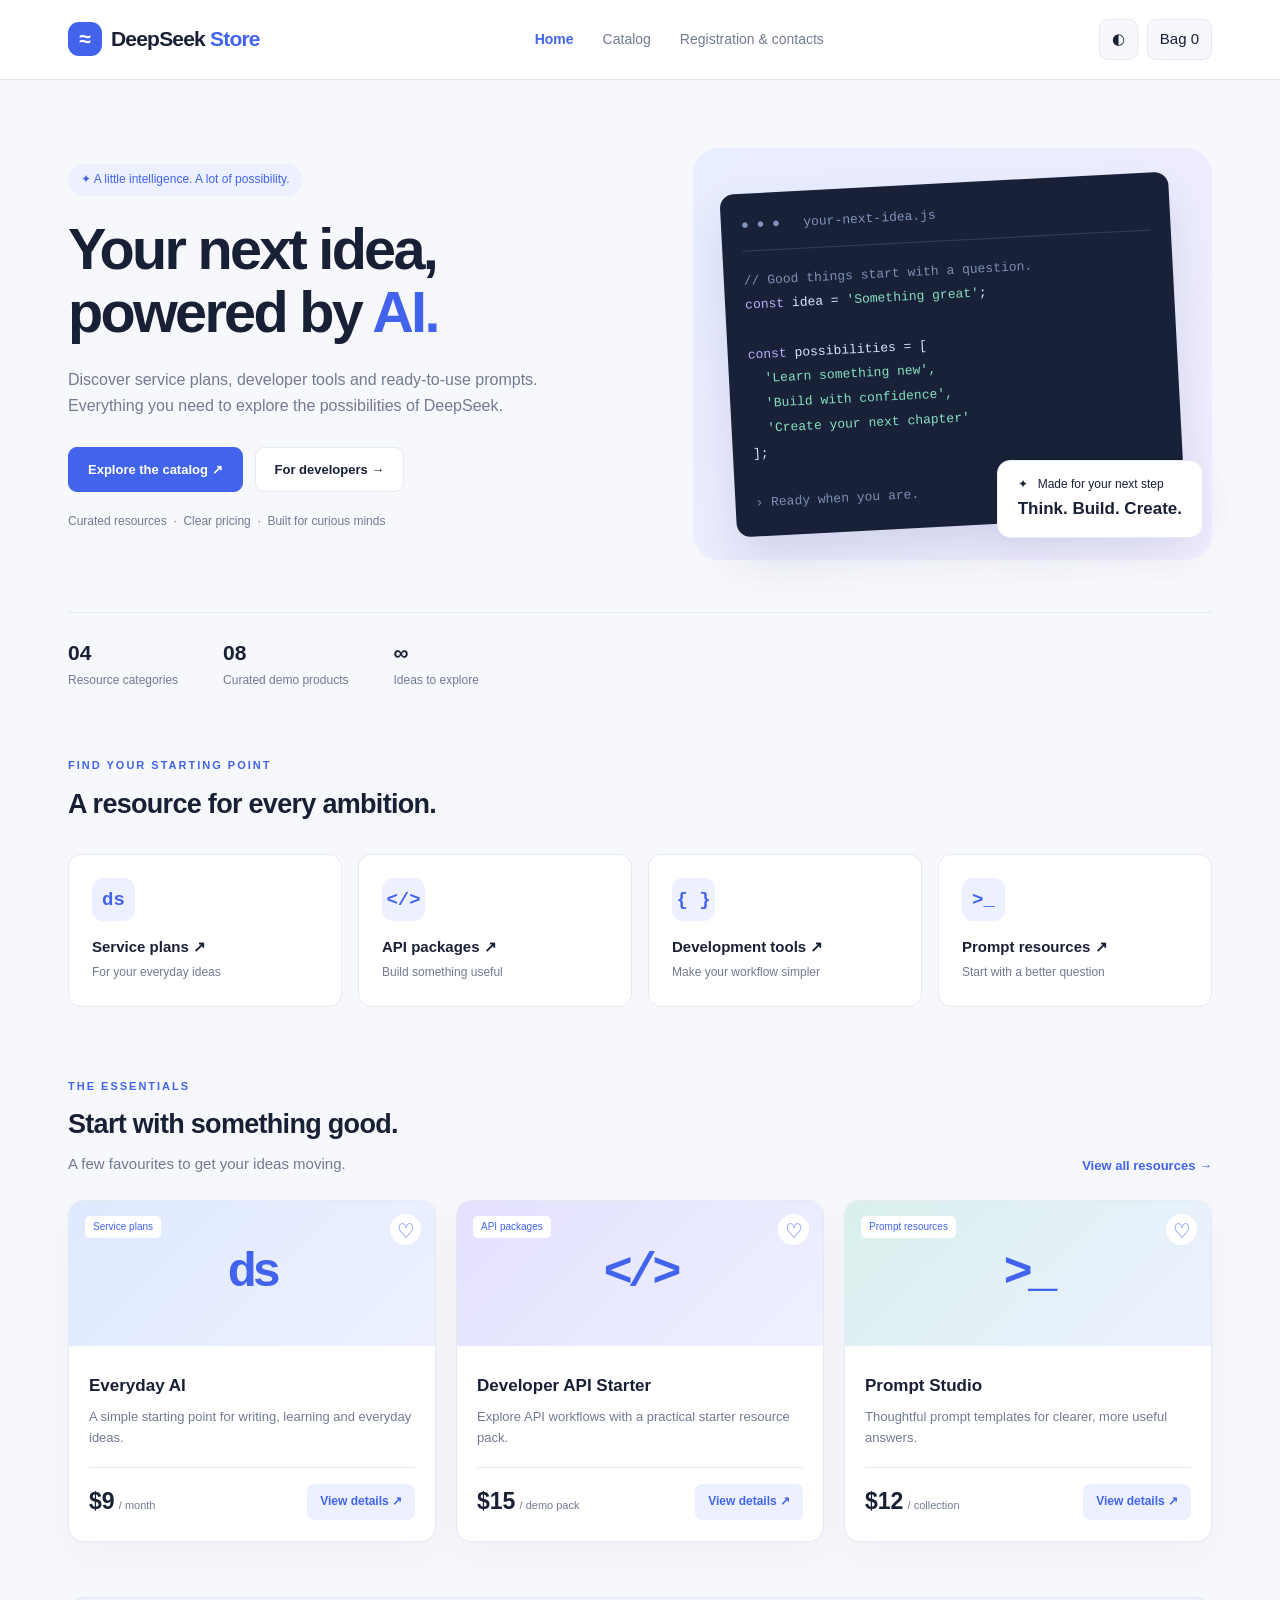
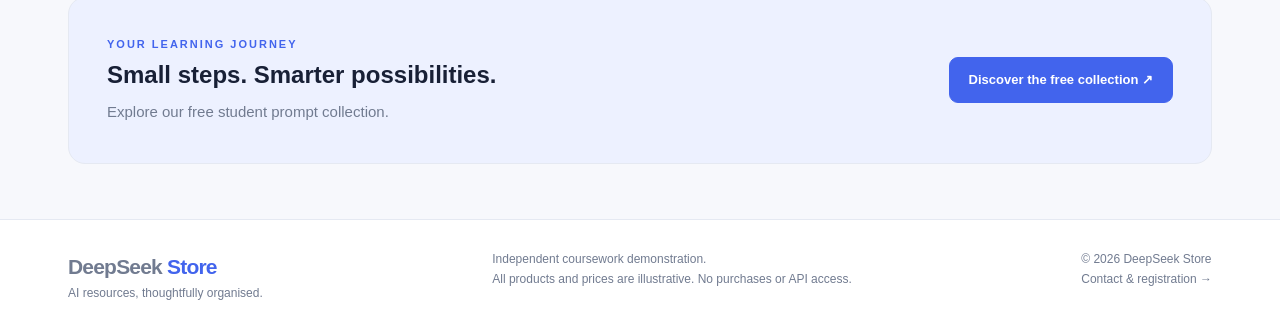
<file: index.html>
<!doctype html><html lang="en"><head><meta charset="utf-8"><meta name="viewport" content="width=device-width,initial-scale=1"><meta name="description" content="DeepSeek Store — an independent front-end coursework demonstration."><title>Home | DeepSeek Store</title><link rel="stylesheet" href="style.css"><script defer src="data.js"></script><script defer src="app.js"></script></head><body data-page="home"><header id="header"></header><main class="wrap"><section class="hero"><div><span class="pill">✦ A little intelligence. A lot of possibility.</span><h1>Your next idea,<br>powered by <em>AI.</em></h1><p>Discover service plans, developer tools and ready-to-use prompts. Everything you need to explore the possibilities of DeepSeek.</p><div class="actions"><a class="btn" href="catalog.html">Explore the catalog ↗</a><a class="btn secondary" href="catalog.html?category=Development%20tools">For developers →</a></div><p class="hero-note">Curated resources &nbsp;·&nbsp; Clear pricing &nbsp;·&nbsp; Built for curious minds</p></div><div class="visual" aria-label="Illustration of a sample AI coding workflow"><div class="terminal"><div class="dots">● ● ● &nbsp; your-next-idea.js</div><div class="dim">// Good things start with a question.</div><div><span class="purple">const</span> idea = <span class="green">'Something great'</span>;</div><br><div><span class="purple">const</span> possibilities = [</div><div class="green">&nbsp; 'Learn something new',<br>&nbsp; 'Build with confidence',<br>&nbsp; 'Create your next chapter'</div><div>];</div><br><div class="dim">› Ready when you are.</div></div><div class="float">✦ &nbsp; Made for your next step<strong>Think. Build. Create.</strong></div></div></section><div class="metrics"><div><strong>04</strong><span>Resource categories</span></div><div><strong>08</strong><span>Curated demo products</span></div><div><strong>∞</strong><span>Ideas to explore</span></div></div><section class="section"><div class="sectionhead"><div><span class="eyebrow">Find your starting point</span><h2>A resource for every ambition.</h2></div></div><div class="categories"><a class="category" href="catalog.html?category=Service%20plans"><span class="symbol">ds</span><h3>Service plans ↗</h3><p>For your everyday ideas</p></a><a class="category" href="catalog.html?category=API%20packages"><span class="symbol">&lt;/></span><h3>API packages ↗</h3><p>Build something useful</p></a><a class="category" href="catalog.html?category=Development%20tools"><span class="symbol">{ }</span><h3>Development tools ↗</h3><p>Make your workflow simpler</p></a><a class="category" href="catalog.html?category=Prompt%20resources"><span class="symbol">>_</span><h3>Prompt resources ↗</h3><p>Start with a better question</p></a></div></section><section class="section"><div class="sectionhead"><div><span class="eyebrow">The essentials</span><h2>Start with something good.</h2><p>A few favourites to get your ideas moving.</p></div><a class="textlink" href="catalog.html">View all resources →</a></div><div id="featured" class="grid"></div></section><section class="banner"><div><span class="eyebrow">Your learning journey</span><h2>Small steps. Smarter possibilities.</h2><p>Explore our free student prompt collection.</p></div><a class="btn" href="product.html?id=7">Discover the free collection ↗</a></section></main><footer id="footer"></footer></body></html>
</file>
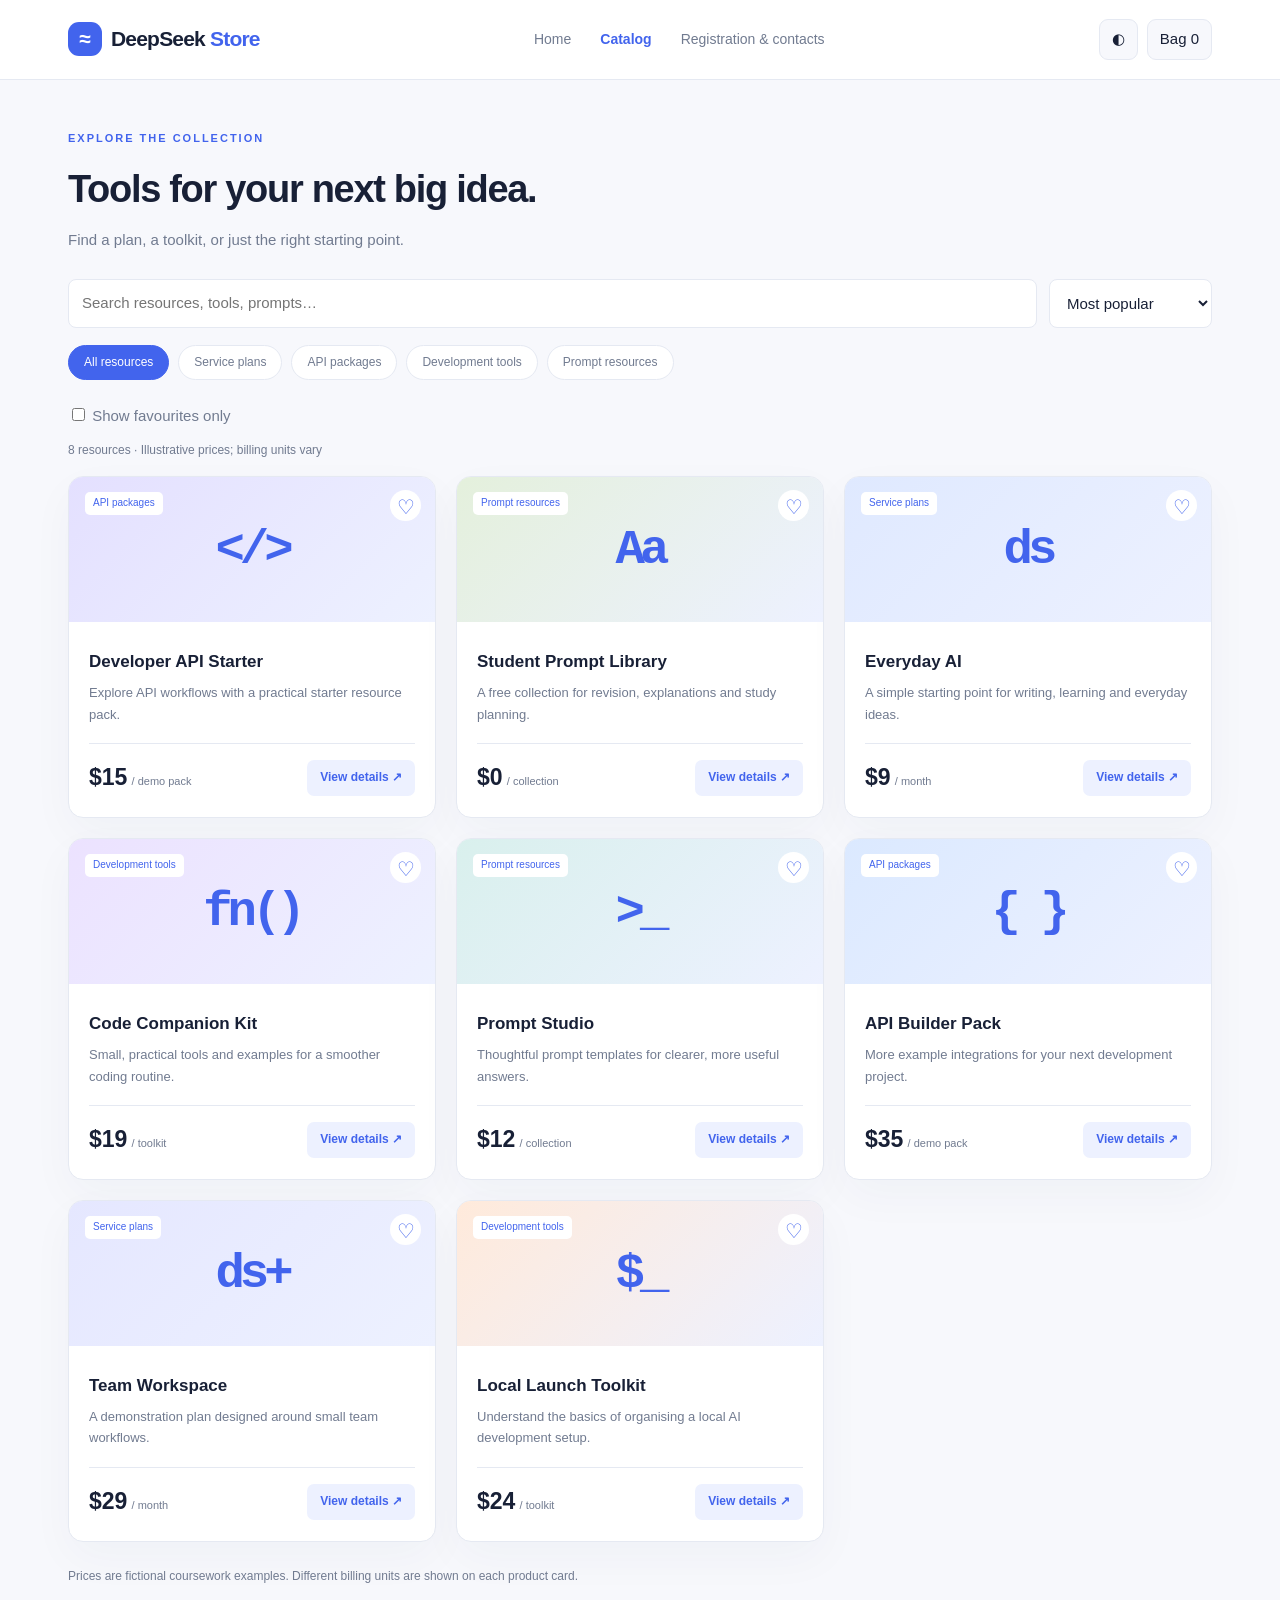
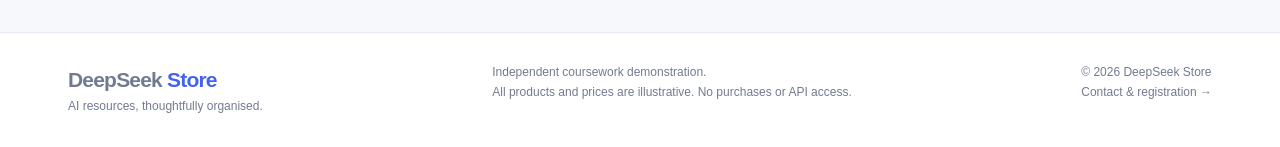
<file: catalog.html>
<!doctype html><html lang="en"><head><meta charset="utf-8"><meta name="viewport" content="width=device-width,initial-scale=1"><meta name="description" content="DeepSeek Store — an independent front-end coursework demonstration."><title>Catalog | DeepSeek Store</title><link rel="stylesheet" href="style.css"><script defer src="data.js"></script><script defer src="app.js"></script></head><body data-page="catalog"><header id="header"></header><main class="wrap"><div class="pageheading"><span class="eyebrow">Explore the collection</span><h1>Tools for your next big idea.</h1><p class="muted">Find a plan, a toolkit, or just the right starting point.</p></div><div class="filters"><input type="search" id="search" aria-label="Search resources" placeholder="Search resources, tools, prompts…"><select id="sort" aria-label="Sort resources"><option value="popular">Most popular</option><option value="name">Name: A–Z</option><option value="price-asc">Price: low to high</option><option value="price-desc">Price: high to low</option></select></div><div id="categories" class="chips" aria-label="Product categories"></div><label class="muted"><input type="checkbox" id="saved-only"> Show favourites only</label><p id="result-count" aria-live="polite"></p><div id="products" class="grid"></div><p class="muted" style="font-size:12px;margin:25px 0 45px">Prices are fictional coursework examples. Different billing units are shown on each product card.</p></main><footer id="footer"></footer></body></html>
</file>
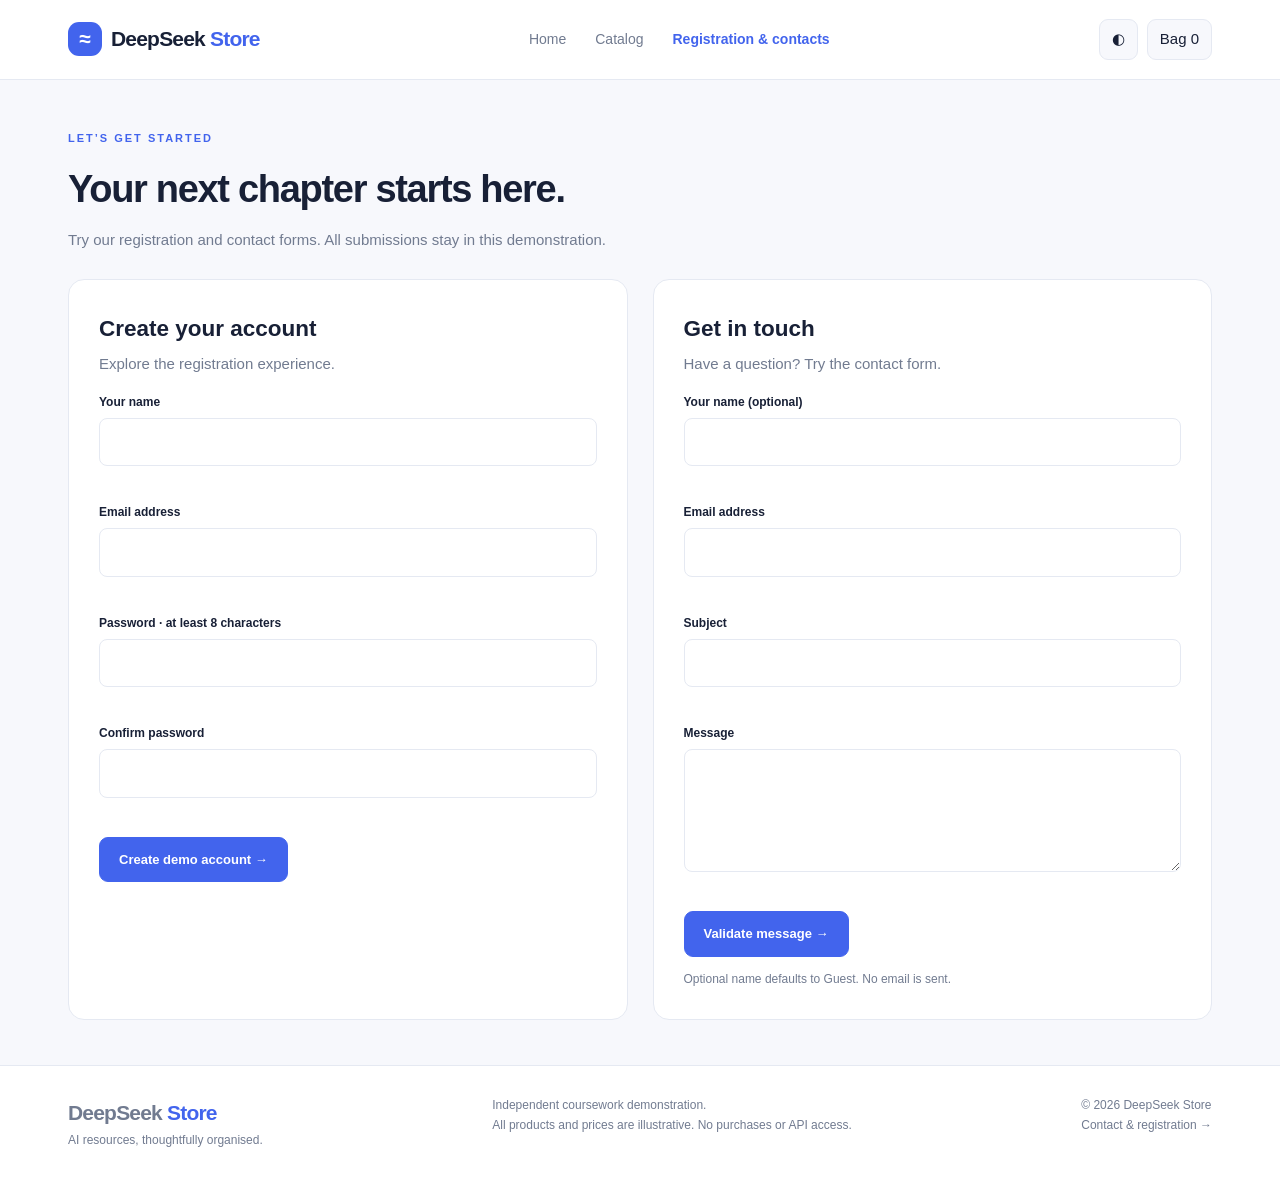
<file: contact.html>
<!doctype html><html lang="en"><head><meta charset="utf-8"><meta name="viewport" content="width=device-width,initial-scale=1"><meta name="description" content="DeepSeek Store — an independent front-end coursework demonstration."><title>Registration & contacts | DeepSeek Store</title><link rel="stylesheet" href="style.css"><script defer src="data.js"></script><script defer src="app.js"></script></head><body data-page="contact"><header id="header"></header><main class="wrap"><div class="pageheading"><span class="eyebrow">Let’s get started</span><h1>Your next chapter starts here.</h1><p class="muted">Try our registration and contact forms. All submissions stay in this demonstration.</p></div><div class="panels"><section class="panel"><h2>Create your account</h2><p class="muted">Explore the registration experience.</p><form id="registration" novalidate><div class="field"><label for="reg-name">Your name</label><input id="reg-name" name="name" type="text" required autocomplete="name" aria-describedby="reg-name-error"><span class="error" id="reg-name-error" data-error="name"></span></div><div class="field"><label for="reg-email">Email address</label><input id="reg-email" name="email" type="email" required autocomplete="email" aria-describedby="reg-email-error"><span class="error" id="reg-email-error" data-error="email"></span></div><div class="field"><label for="reg-password">Password · at least 8 characters</label><input id="reg-password" name="password" type="password" required minlength="8" autocomplete="new-password" aria-describedby="reg-password-error"><span class="error" id="reg-password-error" data-error="password"></span></div><div class="field"><label for="reg-confirm">Confirm password</label><input id="reg-confirm" name="confirm" type="password" required autocomplete="new-password" aria-describedby="reg-confirm-error"><span class="error" id="reg-confirm-error" data-error="confirm"></span></div><button class="btn" type="submit">Create demo account →</button><p class="success" role="status"></p></form></section><section class="panel"><h2>Get in touch</h2><p class="muted">Have a question? Try the contact form.</p><form id="contact-form" novalidate><div class="field"><label for="msg-name">Your name (optional)</label><input id="msg-name" name="name" type="text"  autocomplete="name" aria-describedby="msg-name-error"><span class="error" id="msg-name-error" data-error="name"></span></div><div class="field"><label for="msg-email">Email address</label><input id="msg-email" name="email" type="email" required autocomplete="email" aria-describedby="msg-email-error"><span class="error" id="msg-email-error" data-error="email"></span></div><div class="field"><label for="msg-subject">Subject</label><input id="msg-subject" name="subject" type="text" required  aria-describedby="msg-subject-error"><span class="error" id="msg-subject-error" data-error="subject"></span></div><div class="field"><label for="msg-message">Message</label><textarea id="msg-message" name="message" rows="4" aria-describedby="msg-message-error"></textarea><span class="error" id="msg-message-error" data-error="message"></span></div><button class="btn" type="submit">Validate message →</button><p class="success" role="status"></p></form><p class="muted" style="font-size:12px">Optional name defaults to Guest. No email is sent.</p></section></div></main><footer id="footer"></footer></body></html>
</file>
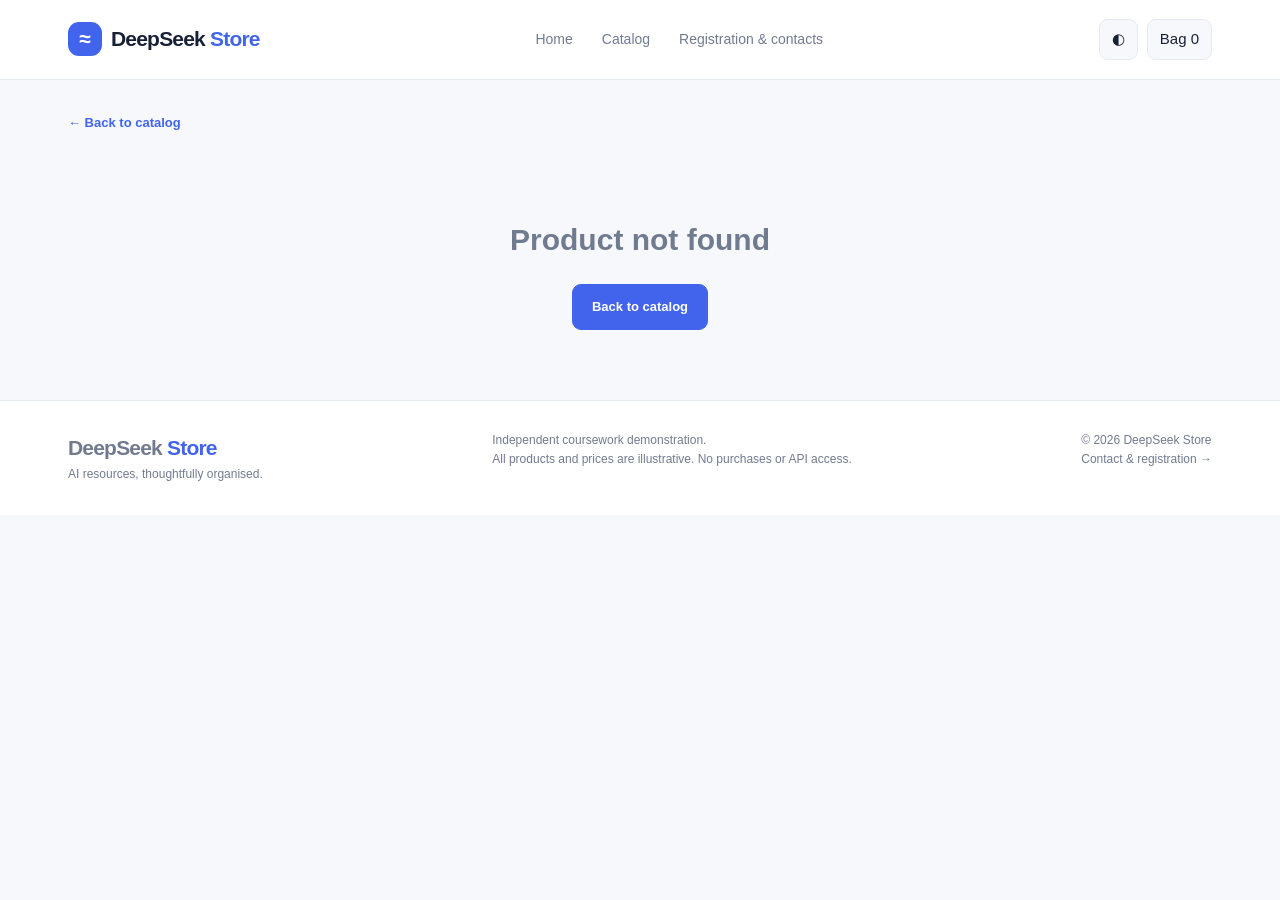
<file: product.html>
<!doctype html><html lang="en"><head><meta charset="utf-8"><meta name="viewport" content="width=device-width,initial-scale=1"><meta name="description" content="DeepSeek Store — an independent front-end coursework demonstration."><title>Product details | DeepSeek Store</title><link rel="stylesheet" href="style.css"><script defer src="data.js"></script><script defer src="app.js"></script></head><body data-page="product"><header id="header"></header><main class="wrap"><p style="margin-top:30px"><a class="textlink" href="catalog.html">← Back to catalog</a></p><div id="product-detail"></div></main><footer id="footer"></footer></body></html>
</file>
<file: style.css>
:root{--bg:#f7f8fc;--surface:#fff;--text:#182036;--muted:#717b90;--line:#e5e9f2;--blue:#4264ed;--soft:#edf1ff;--shadow:0 16px 45px #25336109}*{box-sizing:border-box}body{margin:0;background:var(--bg);color:var(--text);font:15px/1.65 'Segoe UI',Arial,sans-serif}body.dark{--bg:#111624;--surface:#1b2234;--text:#eaf0ff;--muted:#a6b1c8;--line:#303a50;--soft:#283354;--shadow:none}a{color:inherit;text-decoration:none}button,input,select,textarea{font:inherit}button,a,input,select,textarea{outline-offset:4px}button{cursor:pointer}header{background:var(--surface);border-bottom:1px solid var(--line);position:sticky;top:0;z-index:10}.navwrap{max-width:1200px;margin:auto;display:flex;align-items:center;gap:36px;padding:19px 28px}.brand{font-size:21px;font-weight:750;letter-spacing:-.8px;white-space:nowrap}.brand b{color:var(--blue)}.logo{display:inline-grid;place-items:center;background:var(--blue);color:white;width:34px;height:34px;border-radius:11px;margin-right:9px;letter-spacing:-4px;padding-right:4px}nav{display:flex;gap:29px;margin:auto;font-size:14px}nav a{color:var(--muted)}nav a.active{color:var(--blue);font-weight:650}.tools{display:flex;gap:9px}.iconbtn{background:var(--bg);border:1px solid var(--line);border-radius:9px;padding:7px 12px;color:var(--text)}.menu{display:none}.wrap{max-width:1200px;margin:auto;padding:0 28px}.eyebrow{text-transform:uppercase;letter-spacing:2px;font-size:11px;font-weight:750;color:var(--blue)}.hero{display:grid;grid-template-columns:1.1fr 1fr;align-items:center;gap:55px;padding:68px 0 52px}.pill{display:inline-block;background:var(--soft);color:var(--blue);font-size:12px;border-radius:30px;padding:6px 13px}.hero h1{font-size:clamp(40px,4.5vw,64px);line-height:1.1;letter-spacing:-2.7px;margin:22px 0}.hero h1 em{font-style:normal;color:var(--blue)}.hero p{max-width:470px;color:var(--muted);font-size:16px}.actions{display:flex;gap:12px;margin-top:27px}.btn{display:inline-block;background:var(--blue);color:white;border:1px solid var(--blue);border-radius:9px;padding:11px 19px;font-weight:600;font-size:13px}.btn.secondary{background:var(--surface);color:var(--text);border-color:var(--line)}.hero-note{font-size:12px!important;margin-top:20px}.visual{background:linear-gradient(135deg,#e8edff,#f2edff);border-radius:26px;padding:35px;position:relative;min-height:340px;display:flex;align-items:center}.terminal{width:100%;background:#182137;color:#d9e4ff;border-radius:14px;box-shadow:0 24px 45px #31427925;transform:rotate(-3deg);padding:20px;font:13px/1.9 Consolas,monospace}.dots{color:#8294bc;border-bottom:1px solid #344058;padding-bottom:12px;margin-bottom:18px}.terminal .purple{color:#bbadff}.terminal .green{color:#86e0c0}.terminal .dim{color:#7e90b4}.float{position:absolute;right:9px;bottom:22px;background:white;color:#182036;box-shadow:var(--shadow);border:1px solid #e5e9f2;border-radius:13px;padding:14px 20px;font-size:12px}.float strong{display:block;font-size:17px}.metrics{display:flex;gap:45px;border-top:1px solid var(--line);padding:23px 0 35px}.metrics strong{font-size:21px}.metrics span{display:block;color:var(--muted);font-size:12px}.section{padding:26px 0 40px}.sectionhead{display:flex;align-items:end;justify-content:space-between;margin-bottom:23px}.sectionhead h2{font-size:27px;letter-spacing:-.7px;margin:5px 0}.sectionhead p,.muted{color:var(--muted);margin:0}.textlink{color:var(--blue);font-size:13px;font-weight:600}.categories{display:grid;grid-template-columns:repeat(4,1fr);gap:16px}.category{display:block;background:var(--surface);border:1px solid var(--line);border-radius:13px;padding:23px;transition:transform .2s}.category:hover,.card:hover{transform:translateY(-4px)}.symbol{display:inline-grid;place-items:center;background:var(--soft);color:var(--blue);border-radius:11px;width:43px;height:43px;font:700 19px Consolas,monospace}.category h3{font-size:15px;margin:14px 0 3px}.category p{font-size:12px;color:var(--muted);margin:0}.grid{display:grid;grid-template-columns:repeat(3,1fr);gap:20px}.card{background:var(--surface);border:1px solid var(--line);border-radius:15px;overflow:hidden;transition:transform .2s;box-shadow:var(--shadow)}.art{height:145px;background:linear-gradient(135deg,var(--tint),var(--soft));display:flex;align-items:center;justify-content:center;position:relative}.art span{font:700 49px Consolas,monospace;color:var(--blue);letter-spacing:-5px}.art small{position:absolute;top:15px;left:16px;background:var(--surface);border-radius:5px;padding:3px 8px;font-size:10px;color:var(--blue)}.wish{position:absolute;right:14px;top:13px;background:var(--surface);border:0;color:var(--blue);border-radius:50%;width:31px;height:31px;font-size:20px}.cardbody{padding:20px}.card h3{font-size:17px;margin:6px 0}.card p{color:var(--muted);font-size:13px;min-height:43px;margin:5px 0 18px}.cardfoot{display:flex;align-items:center;justify-content:space-between;border-top:1px solid var(--line);padding-top:15px}.price{font-size:23px;font-weight:700}.unit{color:var(--muted);font-size:11px}.smallbtn{background:var(--soft);border:0;border-radius:7px;color:var(--blue);font-size:12px;font-weight:650;padding:8px 13px}.banner{margin:15px 0 55px;padding:33px 38px;border:1px solid var(--line);border-radius:17px;background:var(--soft);display:flex;align-items:center;justify-content:space-between}.banner h2{margin:0;font-size:24px}.banner p{color:var(--muted);margin:5px 0}footer{border-top:1px solid var(--line);background:var(--surface);margin-top:25px}.footerinner{padding:30px 28px;display:flex;justify-content:space-between;gap:20px;font-size:12px;color:var(--muted)}.pageheading{padding:45px 0 26px}.pageheading h1{font-size:38px;letter-spacing:-1.3px;margin:8px 0}.filters{display:flex;gap:12px;margin-bottom:17px}.filters input{flex:1}.control,input,select,textarea{background:var(--surface);color:var(--text);border:1px solid var(--line);border-radius:8px;padding:11px 13px;max-width:100%}.chips{display:flex;gap:9px;flex-wrap:wrap;margin-bottom:24px}.chip{border:1px solid var(--line);background:var(--surface);color:var(--muted);padding:7px 15px;border-radius:25px;font-size:12px}.chip.selected{background:var(--blue);color:white;border-color:var(--blue)}#result-count{font-size:12px;color:var(--muted);margin-bottom:15px}.empty{text-align:center;padding:45px;color:var(--muted);grid-column:1/-1}.details{display:grid;grid-template-columns:1fr 1fr;gap:45px;margin:35px 0 65px}.details .art{height:390px;border-radius:20px}.details .art span{font-size:105px}.details h1{font-size:38px;line-height:1.2;margin:15px 0}.details ul{padding-left:20px;color:var(--muted)}.panels{display:grid;grid-template-columns:1fr 1fr;gap:25px;margin-bottom:45px}.panel{background:var(--surface);border:1px solid var(--line);border-radius:16px;padding:30px}.panel h2{margin:0 0 5px}.field{display:flex;flex-direction:column;margin-top:16px;gap:5px}.field label{font-size:12px;font-weight:650}.error{color:#da3956;font-size:12px;min-height:16px}.success{color:#24845d;font-size:13px;margin-top:13px}.panel .btn{margin-top:18px}dialog{border:1px solid var(--line);border-radius:17px;padding:25px;background:var(--surface);color:var(--text);width:540px;max-width:94vw;max-height:85vh;overflow:auto}dialog::backdrop{background:#10182d77}.cartrow{display:flex;justify-content:space-between;align-items:center;gap:12px;border-top:1px solid var(--line);padding:15px 0}.cartrow small{display:block;color:var(--muted)}.dialoghead{display:flex;justify-content:space-between;align-items:center}.toast{position:fixed;bottom:24px;left:50%;transform:translateX(-50%);background:#182137;color:white;padding:12px 23px;border-radius:9px;z-index:100;font-size:13px;box-shadow:var(--shadow)}[hidden]{display:none!important}body.dark .visual{background:linear-gradient(135deg,#283554,#342950)}
@media(max-width:900px){.navwrap{gap:15px}nav{gap:15px}.hero{gap:25px}.categories{grid-template-columns:repeat(2,1fr)}.grid{grid-template-columns:repeat(2,1fr)}.hero h1{font-size:46px}}@media(max-width:767px){.wrap{padding:0 20px}.navwrap{padding:14px 20px;flex-wrap:wrap}.brand{font-size:18px}.tools{margin-left:auto}.menu{display:block}nav{display:none;order:4;width:100%;flex-direction:column;padding:15px 0}nav.open{display:flex}.hero{grid-template-columns:1fr;padding:38px 0 25px;gap:30px}.hero h1{font-size:44px}.visual{min-height:280px;padding:25px}.metrics{gap:28px}.grid,.panels,.details{grid-template-columns:1fr}.categories{gap:10px}.category{padding:18px}.sectionhead{align-items:start;gap:15px}.sectionhead h2{font-size:23px}.sectionhead p{font-size:13px}.banner{padding:25px;display:block}.banner .btn{margin-top:15px}.footerinner{flex-direction:column}.filters{flex-direction:column}.details{gap:25px}.details .art{height:250px}.pageheading h1{font-size:32px}.panel{padding:23px}}
</file>
